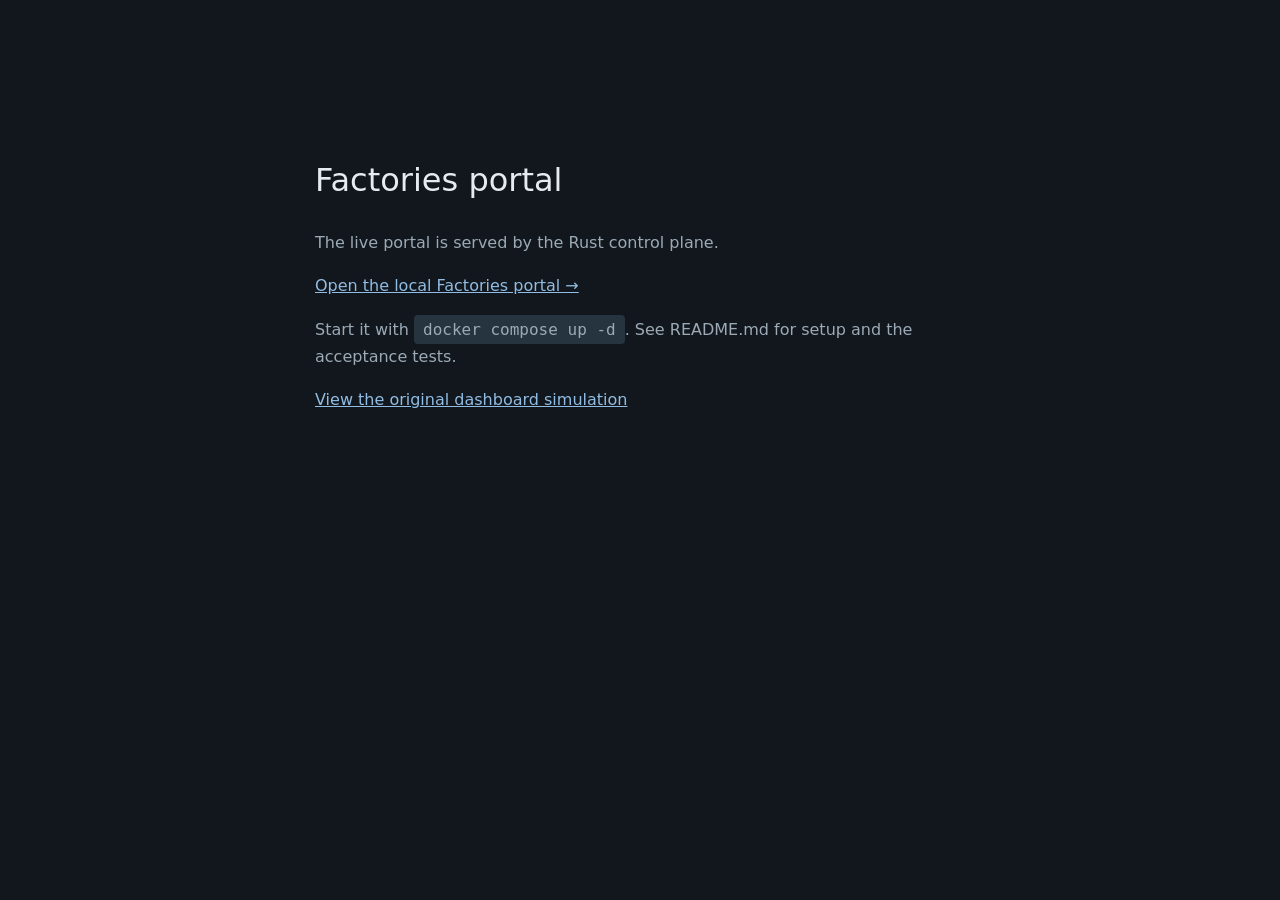
<file: index.html>
<!doctype html>
<html lang="en"><head><meta charset="utf-8"><meta name="viewport" content="width=device-width,initial-scale=1"><title>Factories portal</title><style>body{font:16px/1.7 system-ui;background:#11171c;color:#e5ebf0;max-width:650px;margin:12vh auto;padding:24px}h1{font-weight:500}a{color:#91bce3}code{background:#25343f;padding:5px 9px;border-radius:4px}p{color:#9baab6}</style></head><body><h1>Factories portal</h1><p>The live portal is served by the Rust control plane.</p><p><a href="http://127.0.0.1:8787">Open the local Factories portal →</a></p><p>Start it with <code>docker compose up -d</code>. See README.md for setup and the acceptance tests.</p><p><a href="factory-floor.html">View the original dashboard simulation</a></p></body></html>
</file>
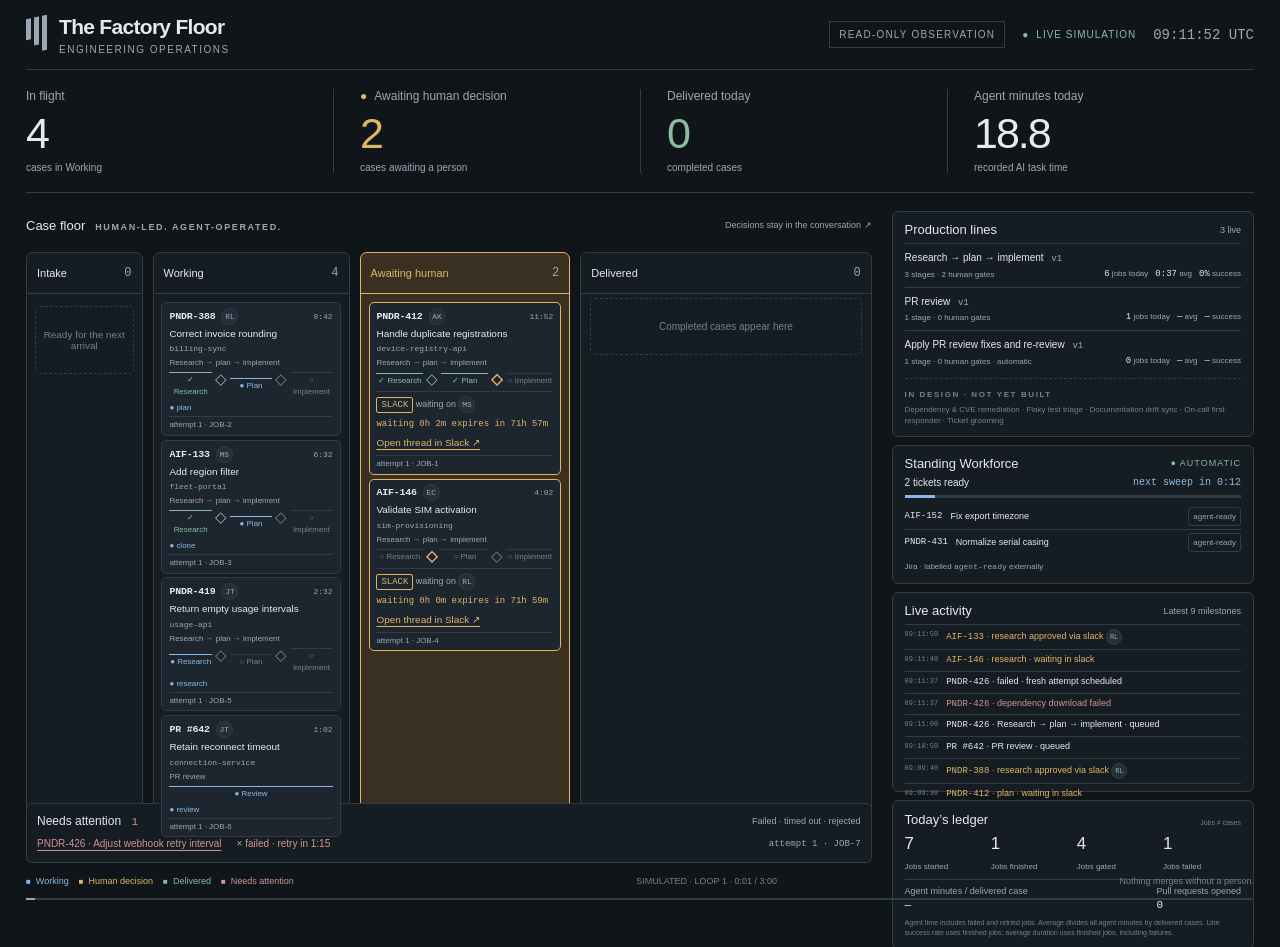
<file: factory-floor.html>
<!doctype html>
<html lang="en" data-theme="dark"><head><meta charset="utf-8"><meta name="viewport" content="width=device-width,initial-scale=1"><title>The Factory Floor — Read-only operations</title><style>

:root{color-scheme:light;--bg:#edf0f2;--panel:#f8f9fa;--card:#fff;--raised:#e7ebee;--line:#d3d9df;--text:#202b36;--muted:#677582;--faint:#89949f;--blue:#346faa;--blue-bg:#e4eef9;--amber:#9b660d;--amber-bg:#fff2d8;--green:#357c5d;--green-bg:#e3f1e9;--red:#ab595c;--red-bg:#f8e8e8;--paper:#fff;--ink:#26313b;--shade:#0003;--mono:ui-monospace,SFMono-Regular,Consolas,monospace;--ui:Inter,"Helvetica Neue",Arial,sans-serif}
:root[data-theme=dark]{color-scheme:dark;--bg:#101519;--panel:#151c22;--card:#1d262e;--raised:#243039;--line:#303c46;--text:#e5eaf0;--muted:#9aa8b4;--faint:#73828e;--blue:#8bb9e5;--blue-bg:#203345;--amber:#e1b568;--amber-bg:#3a3021;--green:#8abda3;--green-bg:#233b32;--red:#d19395;--red-bg:#3e2b31;--paper:#eff0ec;--ink:#29333b;--shade:#0008}
*{box-sizing:border-box}body{margin:0;background:var(--bg);color:var(--text);font-family:var(--ui);font-size:13px}button,select,textarea{font:inherit}button,select{cursor:pointer;background:var(--panel);color:var(--text);border:1px solid var(--line);border-radius:5px;padding:7px 10px}button:hover{background:var(--raised);border-color:var(--muted)}button:focus-visible,select:focus-visible,[tabindex]:focus-visible,a:focus-visible{outline:2px solid var(--blue);outline-offset:3px}button:disabled{opacity:.4;cursor:default}h1,h2,h3,p{margin:0}button,a{-webkit-tap-highlight-color:transparent}.mono{font-family:var(--mono)}.muted{color:var(--muted)}.eyebrow{font-size:10px;letter-spacing:1.6px;font-weight:600;text-transform:uppercase;color:var(--muted)}
.app{height:100dvh;min-height:670px;padding:0 26px;display:flex;flex-direction:column;max-width:2400px;margin:auto}.topbar{height:77px;flex:none;display:flex;align-items:center;justify-content:space-between;border-bottom:1px solid var(--line);gap:20px}.brand{display:flex;align-items:center;gap:12px}.mark{display:grid;grid-template-columns:repeat(3,5px);gap:3px;transform:skewY(-12deg)}.mark i{width:5px;height:21px;background:var(--muted)}.mark i:nth-child(2){height:28px}.mark i:nth-child(3){height:35px}h1{font-size:21px;letter-spacing:-.7px;font-weight:600}.brand p{font-size:10px;letter-spacing:1.5px;color:var(--muted);margin-top:5px}.topright{display:flex;align-items:center;gap:17px}.live{color:var(--green);font-size:10px;letter-spacing:1px}.live:before{content:'●';margin-right:7px}.topright time{font-size:14px;color:var(--muted)}.iconbtn{font-size:12px}.metrics{display:grid;grid-template-columns:repeat(4,1fr);border-bottom:1px solid var(--line);padding:22px 0 20px;flex:none}.metric{padding-left:26px;border-left:1px solid var(--line)}.metric:first-child{border:0;padding-left:0}.metric label{display:block;font-size:12px;color:var(--muted);margin-bottom:9px}.metric strong{font-size:44px;line-height:1;letter-spacing:-2px;font-weight:500;font-variant-numeric:tabular-nums}.metric .note{font-size:11px;color:var(--muted);margin-left:13px}.metric.amber strong{color:var(--amber)}.metric.amber.active label:before{content:'●';margin-right:7px;animation:pulse 2.8s infinite;color:var(--amber)}.metric.green strong{color:var(--green)}.workspace{display:grid;grid-template-columns:minmax(0,7fr) minmax(300px,3fr);gap:24px;flex:1;min-height:0;padding-top:21px}.floor{display:flex;flex-direction:column;min-width:0;min-height:0}.sectionhead{display:flex;align-items:center;justify-content:space-between;margin-bottom:17px;gap:8px}.sectionhead h2{font-size:15px;font-weight:500}.sectionhead small{font-size:11px;color:var(--muted)}.floorhead{height:28px;flex:none}.floorhead .eyebrow{margin-left:10px}.controls{display:flex;align-items:center;gap:5px}.controls button,.controls select{font-size:11px;padding:5px 7px}.board{display:grid;grid-template-columns:repeat(6,minmax(0,1fr));gap:10px;flex:1;min-height:0}.column{background:var(--panel);border:1px solid var(--line);border-radius:7px;display:flex;flex-direction:column;min-width:0;overflow:hidden}.colhead{padding:14px 10px;border-bottom:1px solid var(--line);display:flex;align-items:center;justify-content:space-between;gap:4px}.colhead h3{font-size:12px;font-weight:500}.colhead span{font-family:var(--mono);color:var(--muted);font-size:11px}.colbody{padding:7px;overflow-y:auto;overflow-x:hidden;flex:1;scrollbar-width:thin;scrollbar-color:var(--line) transparent}.empty{border:1px dashed var(--line);border-radius:5px;padding:22px 6px;color:var(--faint);text-align:center;font-size:10px;margin:4px 0}.card{position:relative;background:var(--card);border:1px solid var(--line);border-radius:5px;padding:12px 10px;margin-bottom:9px;cursor:pointer;transition:border-color .2s;box-shadow:0 3px 7px var(--shade)}.card:hover{border-color:var(--muted)}.card.gated{border-color:var(--amber);background:var(--amber-bg)}.card.failed{border-color:var(--red)}.cardtop{display:flex;align-items:center;justify-content:space-between;gap:4px}.ticket{font:600 11px var(--mono);letter-spacing:-.2px}.avatar{display:inline-flex;align-items:center;justify-content:center;border:1px solid var(--line);background:var(--raised);color:var(--muted);border-radius:50%;height:23px;width:23px;font:10px var(--mono);flex:none;vertical-align:middle}.title{font-size:12px;font-weight:500;line-height:1.45;margin:9px 0 5px;white-space:nowrap;overflow:hidden;text-overflow:ellipsis}.repo{font:9px var(--mono);color:var(--muted);overflow:hidden;text-overflow:ellipsis;white-space:nowrap}.linename{font-size:9px;color:var(--muted);line-height:1.5;margin:9px 0 10px}.state{font-size:10px;display:flex;gap:5px;align-items:center;color:var(--blue);line-height:1.4}.state.gate{color:var(--amber)}.state.good{color:var(--green)}.state.bad{color:var(--red)}.state.neutral{color:var(--muted)}.cardfoot{display:flex;justify-content:space-between;align-items:center;margin-top:10px;gap:4px}.elapsed{font:9px var(--mono);color:var(--muted);white-space:nowrap}.pips{display:flex;gap:3px;flex:1}.pip{height:4px;flex:1;max-width:11px;background:var(--line);border-radius:1px}.pip.done{background:var(--green)}.pip.current{height:6px;margin-top:-1px;background:var(--blue)}.pip.error{background:var(--red)}.chain{margin-top:9px;border-top:1px solid var(--line);padding-top:7px;font-size:9px;color:var(--muted);line-height:1.5}.rail{display:flex;flex-direction:column;gap:16px;min-height:0}.panel{border:1px solid var(--line);border-radius:7px;background:var(--panel);padding:17px}.panel .sectionhead{margin-bottom:12px}.workforce{flex:none}.autolabel{font-size:9px;color:var(--green);letter-spacing:1px}.workforce p{font-size:11px;color:var(--muted);line-height:1.5}.sweepline{display:flex;justify-content:space-between;align-items:center;font-size:11px;margin:16px 0 10px}.sweepline span:last-child{font-family:var(--mono);color:var(--blue)}.progress{height:3px;background:var(--line);margin-bottom:12px}.progress div{height:100%;background:var(--blue);transition:width .4s linear}.queue{max-height:142px;overflow:auto;scrollbar-width:thin}.queueitem{display:flex;gap:10px;align-items:center;padding:9px 0;border-bottom:1px solid var(--line)}.queueitem:last-child{border-bottom:0}.qicon{font-size:15px;color:var(--muted)}.queueitem b{font:10px var(--mono);font-weight:500}.queueitem p{font-size:11px;white-space:nowrap;overflow:hidden;text-overflow:ellipsis;max-width:260px}.tag{font-size:9px;color:var(--muted);margin-left:auto;border:1px solid var(--line);border-radius:3px;padding:3px 4px;white-space:nowrap}.inject{width:100%;text-align:center;margin-top:10px;font-size:11px}.activity{min-height:120px;flex:1;display:flex;flex-direction:column}.feed{overflow:auto;scrollbar-width:thin;min-height:0;flex:1}.event{display:grid;grid-template-columns:8px 1fr;gap:8px;padding:10px 0;border-top:1px solid var(--line);font-size:11px;animation:enter .3s ease-out}.event .dot{width:5px;height:5px;margin-top:4px;background:var(--blue);border-radius:50%}.event.gate .dot{background:var(--amber)}.event.good .dot{background:var(--green)}.event.bad .dot{background:var(--red)}.event p{line-height:1.6}.event time{display:block;color:var(--faint);font:9px var(--mono);margin-top:3px}.event .avatar{width:18px;height:18px;font-size:8px}.ledger{flex:none}.ledgergrid{display:grid;grid-template-columns:repeat(4,1fr);gap:12px}.ledgergrid strong{font-size:22px;font-weight:500;display:block;margin-bottom:5px;font-variant-numeric:tabular-nums}.ledgergrid span{font-size:10px;color:var(--muted)}.ledgerbottom{display:flex;justify-content:space-between;border-top:1px solid var(--line);margin-top:15px;padding-top:12px;font-size:10px;color:var(--muted);gap:12px}.ledgerbottom b{color:var(--text);font:13px var(--mono);display:block;margin-top:5px}.ledger small{display:block;color:var(--faint);font-size:9px;line-height:1.5;margin-top:10px}.footer{height:40px;display:flex;align-items:center;justify-content:space-between;flex:none;color:var(--faint);font-size:10px;gap:15px}.footer .legend{display:flex;gap:17px}.legend span:before{content:'■';font-size:8px;margin-right:5px}.legend .running{color:var(--blue)}.legend .waiting{color:var(--amber)}.legend .success{color:var(--green)}.legend .error{color:var(--red)}.looptrack{height:2px;background:var(--line);flex:none}.looptrack div{height:2px;background:var(--muted)}
dialog{width:min(950px,94vw);max-height:91vh;padding:0;background:var(--panel);color:var(--text);border:1px solid var(--line);border-radius:10px;box-shadow:0 24px 100px var(--shade)}dialog::backdrop{background:var(--shade);backdrop-filter:blur(4px)}.modalhead{padding:24px 28px 18px;display:flex;align-items:start;justify-content:space-between;gap:20px}.modalhead h2{font-size:22px;margin-top:8px;font-weight:500;letter-spacing:-.5px}.modalhead p{font-size:11px;margin-top:9px;color:var(--muted)}.tabs{display:flex;gap:23px;padding:0 28px;border-bottom:1px solid var(--line)}.tabs button{border:0;border-radius:0;padding:12px 0;background:transparent;color:var(--muted)}.tabs button[aria-selected=true]{color:var(--text);border-bottom:2px solid var(--blue)}.tabcontent{padding:24px 28px;max-height:64vh;overflow:auto;scrollbar-width:thin}.stageblock{display:grid;grid-template-columns:150px 1fr;gap:20px;border-bottom:1px solid var(--line);padding:0 0 20px;margin-bottom:20px}.stageblock h3{text-transform:capitalize;font-size:15px;font-weight:500}.stageblock small{display:block;color:var(--muted);font-size:10px;line-height:1.8;margin-top:7px}.task{display:grid;grid-template-columns:24px 1fr auto;gap:8px;align-items:center;font:11px var(--mono);padding:8px;border-bottom:1px solid var(--line)}.task.ai{background:var(--blue-bg);color:var(--blue);border-left:2px solid var(--blue)}.task .type{font:9px var(--ui);color:var(--muted);margin-left:8px}.task .duration{font-size:10px;color:var(--muted)}.taskicon{color:var(--muted);text-align:center}.taskicon.done{color:var(--green)}.taskicon.error{color:var(--red)}.terminal{padding:13px;background:var(--bg);border:1px solid var(--line);margin:8px 0;font:10px/1.85 var(--mono);color:var(--muted);height:180px;overflow:auto;white-space:pre-wrap}.terminal span{color:var(--blue)}.gatebox{border:1px solid var(--line);border-radius:6px;padding:20px;margin-bottom:15px}.gatebox h3{font-size:15px;font-weight:500;margin-bottom:12px;text-transform:capitalize}.gatebox p{font-size:12px;line-height:1.8;color:var(--muted)}.gatebox blockquote{margin:14px 0 0;padding:12px;border-left:2px solid var(--amber);background:var(--raised);font-size:12px}.gatebox textarea{width:100%;background:var(--bg);border:1px solid var(--line);color:var(--text);padding:10px;margin-top:12px;resize:vertical}.gatebox .gatebox .receipt{background:var(--paper);color:var(--ink);padding:35px;border-radius:2px}.receipttop{display:flex;align-items:start;justify-content:space-between;border-bottom:2px solid var(--ink);padding-bottom:22px}.receipttop h3{font-size:25px;font-weight:500;letter-spacing:-.5px}.receipt .eyebrow{color:var(--ink);opacity:.7;margin-bottom:8px}.receipt p{font-size:11px;line-height:1.7}.stamp{border:1px solid var(--ink);padding:7px;font:10px var(--mono);text-transform:uppercase}.receipt dl{display:grid;grid-template-columns:180px 1fr;font-size:11px;line-height:1.7;margin:20px 0}.receipt dt,.receipt dd{margin:0;padding:9px 0;border-bottom:1px solid var(--line)}.receipt dt{opacity:.7}.receipt dd{overflow-wrap:anywhere}.receipt .avatar{background:var(--paper);color:var(--ink)}.receipt h4{font-size:10px;text-transform:uppercase;letter-spacing:1.3px;margin-top:25px}.receipt table{table-layout:fixed;border-collapse:collapse;width:100%;font-size:10px;line-height:1.8}.receipt th,.receipt td{text-align:left;border-bottom:1px solid var(--line);padding:9px 5px;overflow-wrap:anywhere}.receipt th{font-weight:500}.receipt a{color:var(--ink);text-decoration:underline}.receiptfooter{border-top:2px solid var(--ink);margin-top:28px;padding-top:13px;display:flex;justify-content:space-between;gap:12px;font-size:9px}.receipttools{display:flex;justify-content:space-between;align-items:center;margin-bottom:13px;font-size:10px;color:var(--muted)}.help{line-height:1.8;font-size:13px}.help h3{font-size:16px;margin:18px 0 8px}.help code{font-family:var(--mono);font-size:11px}.toast{position:fixed;bottom:50px;left:50%;transform:translateX(-50%);background:var(--raised);border:1px solid var(--line);border-radius:5px;padding:12px 18px;z-index:5;font-size:12px;box-shadow:0 5px 20px var(--shade)}
@keyframes pulse{50%{opacity:.45}}@keyframes enter{from{opacity:0;transform:translateY(-8px)}to{opacity:1;transform:none}}
@media(min-width:1700px){.app{padding:0 32px}.topbar{height:85px}.metrics{padding:26px 0}.metric strong{font-size:52px}.workspace{gap:28px;padding-top:25px}.board{gap:12px}.card{padding:14px 12px}.ticket{font-size:12px}.title{font-size:13px}.repo,.linename{font-size:10px}.state{font-size:11px}.colhead{padding:16px 12px}.colhead h3{font-size:13px}.panel{padding:20px}.queue{max-height:175px}.queueitem{padding:12px 0}.queueitem p{max-width:330px}.event{padding:13px 0}.event p{font-size:12px}.ledgergrid strong{font-size:27px}}
@media(max-width:1200px){.app{padding:0 15px}.workspace{grid-template-columns:minmax(0,1fr) 270px;gap:14px}.metric .note{display:block;margin:7px 0 0}.board{gap:5px}.colbody{padding:4px}.card{padding:9px 6px}.cardtop .avatar{width:18px;height:18px;font-size:8px}.ticket{font-size:9px}.colhead{padding:12px 5px}.colhead h3{font-size:10px}.linename{font-size:8px}.panel{padding:13px}.floorhead .eyebrow{display:none}.footer .legend{gap:9px}.tag{display:none}}
@media(max-width:1000px){.app{height:auto;min-height:100dvh}.workspace{display:flex;flex-direction:column}.floor{height:530px;flex:none}.rail{display:grid;grid-template-columns:1fr 1fr;gap:14px}.ledger{grid-column:1/-1}.activity{height:320px}.metrics{padding:18px 0}.metric{padding-left:15px}.metric strong{font-size:38px}.metric label{font-size:11px}.topbar{height:72px}.topright{gap:9px}.topright .live{display:none}.footer{margin-top:12px}.tag{display:inline}.card{padding:10px 7px}.ticket{font-size:10px}.title{font-size:11px}.stageblock{grid-template-columns:100px 1fr}}
@media(max-width:600px){.board{grid-template-columns:repeat(3,minmax(0,1fr))}.floor{height:920px}.topright time{display:none}h1{font-size:18px}.metrics{grid-template-columns:1fr 1fr;row-gap:18px}.metric:nth-child(3){border:0;padding-left:0}.rail{grid-template-columns:1fr}.ledger{grid-column:auto}.footer .legend{display:none}.modalhead,.tabcontent{padding:18px}.tabs{padding:0 18px}.stageblock{display:block}.stageblock h3{margin-bottom:12px}.receipt{padding:18px}.receipt dl{grid-template-columns:115px 1fr}.receipt th,.receipt td{font-size:8px}.receipttop{gap:15px}.receipttop h3{font-size:19px}}
@media(prefers-reduced-motion:reduce){*,*:before{animation:none!important;transition:none!important;scroll-behavior:auto!important}}
@media print{body{background:white}.app,.modalhead,.tabs,.receipttools,.toast{display:none!important}dialog{position:static;display:block!important;width:100%;max-height:none;border:0;box-shadow:none;background:white}dialog::backdrop{display:none}.tabcontent{max-height:none;overflow:visible;padding:0}.receipt{padding:15px;background:white;color:#222}.receipt a{color:#222}.receiptfooter{break-inside:avoid}}

/* State/case layout overrides. Panels never scroll internally. */
[hidden]{display:none!important}a{color:inherit;text-underline-offset:3px}a:hover{color:var(--blue)}.readonly{font-size:10px;letter-spacing:1.2px;border:1px solid var(--line);padding:7px 9px;color:var(--muted)}.app{min-height:850px}.topbar{height:70px}.metrics{padding:19px 0}.metric strong{font-size:43px}.metric label{font-size:12px}.metric .note{display:block;margin:7px 0 0;font-size:10px}.workspace{grid-template-columns:minmax(0,7fr) minmax(310px,3fr);gap:20px;padding-top:18px}.floorhead{margin-bottom:13px}.floorhead small{font-size:10px}.floorhead .eyebrow{font-size:9px}.board{grid-template-columns:.8fr 1.15fr 1.2fr 1.15fr;gap:10px;min-height:0}.column{overflow:visible}.column.human{border-color:var(--amber);background:var(--amber-bg)}.human .colhead{border-color:var(--amber);color:var(--amber)}.colhead{padding:13px 10px}.colhead h3{font-size:12px}.colhead span{font-size:12px}.case-list{padding:8px;display:flex;flex-direction:column;gap:9px;overflow:visible;min-height:0}.case-card{padding:12px 10px;border:1px solid var(--line);background:var(--card);border-radius:5px;position:relative}.case-card.human{border-color:var(--amber)}.cardtop{gap:6px}.cardtop .elapsed{margin-left:auto}.case-card .avatar{height:20px;width:20px;font-size:9px}.ticket{font-size:11px;text-decoration:none}.case-title{display:block;font-size:13px;line-height:1.35;font-weight:500;margin:8px 0 5px;text-decoration:none;overflow-wrap:anywhere}.case-repo{font:9px/1.4 var(--mono);color:var(--muted);overflow-wrap:anywhere}.case-line{font-size:10px;line-height:1.4;color:var(--muted);margin:8px 0}.pipeline{display:flex;align-items:center;gap:3px;width:100%;margin:8px 0}.segment{flex:1;text-align:center;font-size:9px;line-height:1.5;color:var(--faint);border-top:2px solid var(--line);padding-top:3px;overflow-wrap:anywhere;min-width:0}.segment b{font-size:8px;font-weight:400}.segment.done{color:var(--green);border-color:var(--green)}.segment.running{color:var(--blue);border-color:var(--blue)}.segment.failed{color:var(--red);border-color:var(--red)}.gate-mark{font-size:15px;color:var(--faint);align-self:flex-start;line-height:1}.gate-mark.waiting{color:var(--amber);font-weight:700;animation:pulse 3s infinite}.gate-mark.done{color:var(--green)}.case-state{font-size:10px;line-height:1.4;color:var(--blue);margin-top:6px}.history{font-size:9px;line-height:1.5;margin-top:8px;padding-top:6px;border-top:1px solid var(--line);color:var(--muted)}.gate-location{border-top:1px solid var(--line);padding-top:8px;font-size:10px;line-height:1.7}.channel{border:1px solid var(--amber);color:var(--amber);padding:2px 4px;font:9px var(--mono);border-radius:2px}.gate-clock{font:9px/1.8 var(--mono);color:var(--amber);margin:6px 0}.gate-clock span{display:block}.outbound{font-size:10px;display:inline-block;color:var(--amber);text-decoration:underline}.dense .case-card{padding:8px}.dense .case-title{font-size:11px;margin:5px 0 3px}.dense .case-line{margin:5px 0;font-size:9px}.dense .pipeline{margin:5px 0}.dense .history{margin-top:5px;padding-top:4px;font-size:8px}.ultra-dense{gap:4px}.ultra-dense .case-card{padding:5px 7px}.ultra-dense .case-title{font-size:10px;margin:3px 0;line-height:1.25}.ultra-dense .case-repo{font-size:8px}.ultra-dense .case-line{font-size:8px;margin:3px 0}.ultra-dense .pipeline{margin:4px 0}.ultra-dense .segment{font-size:8px;padding-top:1px}.ultra-dense .case-state{font-size:8px;margin-top:2px}.ultra-dense .history{font-size:8px;line-height:1.2;margin-top:3px;padding-top:3px}.ultra-dense .gate-location{font-size:9px;padding-top:4px}.ultra-dense .gate-clock{margin:3px 0}.ultra-dense .gate-clock span{display:inline}.delivered .case-list{gap:0;padding:0 9px}.delivered-row{display:flex;align-items:baseline;gap:5px;padding:9px 0;border-bottom:1px solid var(--line);font-size:10px;line-height:1.3;white-space:nowrap}.delivered-row .tick{color:var(--green)}.delivered-row a:first-of-type{font:10px var(--mono);text-decoration:none}.delivered-row a:last-child{margin-left:auto;font-size:9px;color:var(--muted)}.delivered-title{display:none}.delivered-time{font-size:9px;color:var(--muted)}.attention{flex:none;margin-top:12px;padding:12px;border:1px solid var(--line);border-radius:6px;background:var(--panel)}.attentionhead{display:flex;align-items:center;justify-content:space-between;gap:10px;margin-bottom:8px;font-size:9px}.attentionhead h3{font-size:12px;font-weight:500}.attentionhead h3 span{font:11px var(--mono);margin-left:7px;color:var(--red)}.clear-attention{font-size:10px;color:var(--muted)}.attention-row{display:flex;align-items:center;gap:15px;font-size:10px;color:var(--red);line-height:1.6}.attention-row .mono{color:var(--muted);margin-left:auto;font-size:9px}.rail{gap:10px}.panel{padding:12px 14px;border-radius:6px}.panel .sectionhead{margin-bottom:9px}.sectionhead h2{font-size:13px}.sectionhead small{font-size:9px}.linespanel{flex:none}.line-row{padding:7px 0;border-top:1px solid var(--line)}.line-name{font-size:11px;line-height:1.5}.line-name .mono{color:var(--muted);font-size:9px;margin-left:5px}.line-meta{font-size:9px;color:var(--muted);line-height:1.7}.line-stats{display:flex;justify-content:space-between;gap:8px;font-size:9px;color:var(--muted);margin-top:4px}.line-stats b{font:11px var(--mono);color:var(--text);font-weight:400}.design{border-top:1px dashed var(--line);margin-top:7px;padding-top:9px;color:var(--faint)}.design .eyebrow{font-size:8px;color:var(--faint)}.design p{font-size:9px;line-height:1.6;margin-top:4px}.workforce{flex:none}.sweepline{margin:5px 0 7px;font-size:10px}.progress{margin-bottom:6px}.queueitem{padding:5px 0;gap:8px;font-size:9px;line-height:1.4}.queueitem .mono{font-size:9px;white-space:nowrap}.queueitem .tag{font-size:8px}.queuefoot{font-size:8px!important;margin-top:6px}.activity{flex:1;min-height:235px}.milestone{display:flex;gap:8px;padding:6px 0;border-top:1px solid var(--line);font-size:10px;line-height:1.35}.milestone time{font:8px/1.7 var(--mono);color:var(--faint);flex:none}.milestone p{margin:0}.milestone.gate p{color:var(--amber)}.milestone.bad p{color:var(--red)}.milestone .avatar{width:16px;height:16px;font-size:7px}.ledgergrid{gap:8px}.ledgergrid strong{font-size:19px;margin-bottom:3px}.ledgergrid span{font-size:8px}.ledgerbottom{margin-top:9px;padding-top:8px;font-size:9px}.ledgerbottom b{font-size:11px;margin-top:3px}.ledger small{font-size:8px;line-height:1.4;margin-top:7px}.footer{font-size:9px;height:35px}.footer .legend{gap:10px}.detailpage{max-width:980px;margin:28px auto;border:1px solid var(--line);border-radius:8px;background:var(--panel)}.detailpage .tabcontent{max-height:none;overflow:visible}.terminal{height:auto;overflow:visible;min-height:70px}.detailpage .modalhead{align-items:center}.detailpage .tabs{position:sticky;top:0;background:var(--panel);z-index:2}.detailpage .receipt{break-inside:auto}#jobHistory{padding:0 28px 16px;display:flex;flex-wrap:wrap;align-items:center;gap:10px;font-size:10px}#jobHistory a{color:var(--muted)}#jobHistory a.selected{color:var(--blue)}#presenter{position:fixed;z-index:10;bottom:15px;left:50%;transform:translateX(-50%);max-width:calc(100vw - 24px);display:flex;align-items:center;gap:8px;flex-wrap:wrap;padding:14px;background:var(--card);border:1px solid var(--line);border-radius:6px;box-shadow:0 8px 30px var(--shade)}#presenter button{font-size:11px}#presenter>span:last-child{font-size:9px;color:var(--muted)}.segments{display:flex}.segments button{border-radius:0}.segments button[aria-pressed=true]{background:var(--blue-bg);color:var(--blue);border-color:var(--blue)}
@media(min-width:1700px){.app{padding:0 30px}.topbar{height:77px}.metrics{padding:22px 0}.metric strong{font-size:49px}.workspace{padding-top:21px;gap:23px}.board{grid-template-columns:.8fr 1.1fr 1.15fr 1.25fr;gap:12px}.case-title{font-size:14px}.case-card{padding:14px 11px}.segment{font-size:10px}.dense .case-title{font-size:12px}.dense .case-card{padding:10px}.panel{padding:14px 17px}.line-row{padding:9px 0}.line-name{font-size:12px}.line-meta,.line-stats{font-size:10px}.design p{font-size:10px}.milestone{font-size:11px;padding:7px 0}.activity{min-height:280px}.delivered-row{padding:10px 0}.ledgergrid strong{font-size:23px}.attention{padding:14px}.gate-clock{font-size:10px}.outbound{font-size:11px}.footer{height:40px}}
@media(max-width:1250px){.app{height:auto;min-height:100dvh}.workspace{display:flex;flex-direction:column}.floor{height:620px;flex:none}.board{grid-template-columns:.8fr 1.15fr 1.2fr 1.15fr}.rail{display:grid;grid-template-columns:1fr 1fr;gap:12px}.linespanel{grid-row:span 2}.activity{height:auto;min-height:260px}.ledger{grid-column:auto}.panel{padding:14px}.topright .live{display:none}.floorhead .eyebrow{display:inline}.floorhead small{display:none}.readonly{font-size:8px}.footer .legend{gap:7px}.metric label{font-size:11px}.metrics{padding:17px 0}.metric strong{font-size:36px}}
@media(max-width:800px){.app{padding:0 12px}.topbar{height:65px}.brand h1{font-size:19px}.brand p{font-size:8px}.readonly{font-size:7px;padding:5px}.topright time{font-size:10px}.board{gap:6px;grid-template-columns:.75fr 1.2fr 1.25fr 1fr}.colhead{padding:10px 6px}.colhead h3{font-size:10px}.case-list{padding:5px;gap:6px}.case-card{padding:8px 6px}.ticket{font-size:9px}.cardtop .avatar{height:16px;width:16px;font-size:7px}.cardtop .elapsed{font-size:8px}.case-title{font-size:11px}.case-line{font-size:9px}.segment{font-size:8px}.pipeline{gap:1px}.gate-mark{font-size:11px}.case-repo{font-size:8px}.gate-clock{font-size:8px}.outbound{font-size:9px}.history{font-size:8px}.delivered-row{flex-wrap:wrap;gap:3px;padding:7px 0}.delivered-time{display:none}.delivered-row a:first-of-type{font-size:9px}.delivered-row a:last-child{font-size:8px}.footer .legend{display:none}.floorhead .eyebrow{font-size:8px;margin-left:8px}.attention-row{flex-wrap:wrap;gap:6px}.attention-row .mono{margin-left:0}.detailpage{margin:12px}.receipt{padding:20px}}
@media(max-width:600px){.metrics{grid-template-columns:1fr 1fr}.topright .readonly{display:none}.board{grid-template-columns:1fr 1fr}.floor{height:auto;min-height:1000px}.column{min-height:250px}.rail{grid-template-columns:1fr}.linespanel{grid-row:auto}.case-title{font-size:12px}.delivered-row{flex-wrap:nowrap}.case-list{padding:8px}.detailpage .modalhead{align-items:start}.detailpage .modalhead h2{font-size:19px}.footer{flex-wrap:wrap;height:auto;padding:10px 0}.attention-row{display:block}.attention-row span{display:block}}
@media print{body{background:var(--paper)}#dashboard,#presenter,.modalhead,.tabs,#jobHistory,.toast,.receipttools{display:none!important}.detailpage{display:block!important;max-width:none;margin:0;border:0;background:var(--paper)}.receipt{padding:10px}.tabcontent{padding:0}}


/* Keep all delivered identities, titles and receipts on a single visible row. */
.board{grid-template-columns:.68fr 1.15fr 1.23fr 1.7fr}
.delivered-title{display:inline;font-size:9px;white-space:nowrap}
.delivered-row{gap:4px;font-size:9px;flex-wrap:nowrap}
.delivered-time{display:none}
.case-list{flex:1}
@media(min-width:1700px){.board{grid-template-columns:.72fr 1.2fr 1.25fr 1.7fr}.delivered-title{font-size:10px}.delivered-row a:first-of-type{font-size:11px}}
@media(min-width:1251px) and (max-width:1699px){
.panel{padding:10px 12px}.rail{gap:8px}.line-row{display:grid;grid-template-columns:1fr auto;padding:6px 0;gap:2px 5px}.line-name{grid-column:1/-1;font-size:10px}.line-meta{font-size:8px;line-height:1.5}.line-stats{margin:0;gap:7px;font-size:8px}.line-stats b{font-size:9px}.design{margin-top:4px;padding-top:6px}.design p{font-size:8px;line-height:1.4}.panel .sectionhead{margin-bottom:6px}.queueitem{padding:3px 0}.workforce p{font-size:9px}.queuefoot{font-size:8px!important}.milestone{padding:4px 0;font-size:9px;line-height:1.3}.milestone time{font-size:7px}.activity{min-height:200px}.ledgergrid strong{font-size:17px}.ledgerbottom{margin-top:7px;padding-top:6px}.ledger small{font-size:7px}.ledgergrid span{font-size:8px}.attention{padding:10px}.colhead h3{font-size:11px}.case-card .avatar{width:17px;height:17px;font-size:8px}.cardtop .elapsed{font-size:8px}.ticket{font-size:10px}}
@media(max-width:1000px){.board{grid-template-columns:.72fr 1.15fr 1.2fr 1.7fr}.delivered-title{font-size:8px}.delivered-row a:first-of-type{font-size:8px}.delivered-row a:last-child{font-size:8px}.delivered .case-list{padding:0 5px}.delivered-row{gap:3px}.cardtop{flex-wrap:wrap}.case-card .elapsed{font-size:8px}.floor{height:620px}}
@media(max-width:600px){.board{grid-template-columns:1fr 1fr}.floor{height:auto}.delivered-title{white-space:normal}.delivered-row{align-items:start}.delivered-row a{white-space:nowrap}.delivered-title{font-size:9px}}


@media(min-width:1700px){.line-row{display:grid;grid-template-columns:1fr auto;gap:3px 8px;padding:8px 0}.line-name{grid-column:1/-1}.line-stats{margin:0;font-size:9px;gap:8px}.line-stats b{font-size:11px}.line-meta{font-size:9px}.panel{padding:12px 15px}.milestone{padding:4px 0;font-size:10px;line-height:1.4}.activity{min-height:250px}.queueitem{padding:5px 0}.design p{font-size:9px}.ledger small{font-size:8px}}
</style></head><body>
<div class="app" id="dashboard"><header class="topbar"><div class="brand"><div class="mark" aria-hidden="true"><i></i><i></i><i></i></div><div><h1>The Factory Floor</h1><p>ENGINEERING OPERATIONS</p></div></div><div class="topright"><span class="readonly">READ-ONLY OBSERVATION</span><span class="live">LIVE SIMULATION</span><time id="clock" class="mono"></time></div></header>
<section class="metrics" aria-label="Live case counters"><div class="metric"><label>In flight</label><strong id="inflight">0</strong><span class="note">cases in Working</span></div><div class="metric amber" id="approvalMetric"><label>Awaiting human decision</label><strong id="approvals">0</strong><span class="note">cases awaiting a person</span></div><div class="metric green"><label>Delivered today</label><strong id="delivered">0</strong><span class="note">completed cases</span></div><div class="metric"><label>Agent minutes today</label><strong id="agentMinutes">0.0</strong><span class="note">recorded AI task time</span></div></section>
<main class="workspace"><section class="floor"><div class="sectionhead floorhead"><div><h2 style="display:inline">Case floor</h2><span class="eyebrow">HUMAN-LED. AGENT-OPERATED.</span></div><small>Decisions stay in the conversation ↗</small></div><div class="board" id="board"></div><section class="attention"><div class="attentionhead"><h3>Needs attention <span id="attentionCount">0</span></h3><span class="muted">Failed · timed out · rejected</span></div><div id="attentionItems"></div></section></section>
<aside class="rail"><section class="panel linespanel"><div class="sectionhead"><h2>Production lines</h2><small id="liveLineCount">3 live</small></div><div id="lines"></div><div class="design"><span class="eyebrow">In design · not yet built</span><p>Dependency &amp; CVE remediation · Flaky test triage · Documentation drift sync · On-call first responder · Ticket grooming</p></div></section>
<section class="panel workforce"><div class="sectionhead"><h2>Standing Workforce</h2><span class="autolabel">● AUTOMATIC</span></div><div class="sweepline"><span id="queueCount"></span><span id="sweep"></span></div><div class="progress"><div id="sweepbar"></div></div><div id="queue"></div><p class="queuefoot">Jira · labelled <span class="mono">agent-ready</span> externally</p></section>
<section class="panel activity"><div class="sectionhead"><h2>Live activity</h2><small>Latest 9 milestones</small></div><div id="feed"></div></section>
<section class="panel ledger"><div class="sectionhead"><h2>Today’s ledger</h2><small>Jobs ≠ cases</small></div><div class="ledgergrid" id="ledger"></div><div class="ledgerbottom"><span>Agent minutes / delivered case<b id="average"></b></span><span>Pull requests opened<b id="prs"></b></span></div><small>Agent time includes failed and retried jobs. Average divides all agent minutes by delivered cases. Line success rate uses finished jobs; average duration uses finished jobs, including failures.</small></section></aside></main>
<footer class="footer"><div class="legend"><span class="running">Working</span><span class="waiting">Human decision</span><span class="success">Delivered</span><span class="error">Needs attention</span></div><span id="loopLabel"></span><span>Nothing merges without a person.</span></footer><div class="looptrack"><div id="loopbar"></div></div></div>
<section id="detail" class="detailpage" hidden aria-labelledby="detailTitle"><div class="modalhead"><div><div class="eyebrow" id="detailKey"></div><h2 id="detailTitle"></h2><p id="detailSubtitle"></p></div><button id="close">← Back to floor</button></div><div id="jobHistory"></div><div class="tabs" role="tablist" aria-label="Job details"><button role="tab" aria-selected="true" data-tab="timeline">Timeline</button><button role="tab" aria-selected="false" data-tab="gates">Gates</button><button role="tab" aria-selected="false" data-tab="receipt">Receipt</button></div><div class="tabcontent" id="detailBody" role="tabpanel"></div></section>
<aside id="presenter" hidden aria-label="Presenter simulation controls"><span class="eyebrow">Presenter · simulation only</span><button id="pause">Pause</button><div class="segments" aria-label="Playback speed"><button data-speed="1" aria-pressed="true">1×</button><button data-speed="4" aria-pressed="false">4×</button><button data-speed="16" aria-pressed="false">16×</button></div><button id="reset">Restart</button><button id="theme">Light mode</button><button id="inject">Simulate external Jira label</button><span>Press P to hide</span></aside>
<div id="toast" class="toast" role="status" hidden></div>
<script>
'use strict';
/* LINE DEFINITIONS — single source for pipeline shape, gate channels, expiry,
   panel metadata and stage order. Add definitions without changing rendering. */
const LINES={
 'research-plan':{label:'Research → plan → implement',version:1,input:'Jira ticket + repository',stages:[{id:'research',label:'Research',limitMinutes:60,gate:{channels:['slack'],timeoutHours:72,message:'Research complete for {ticket}. Review and approve to proceed to planning.'}},{id:'plan',label:'Plan',limitMinutes:60,gate:{channels:['slack'],timeoutHours:72,message:'Plan complete for {ticket}. Approve to proceed to implementation.'}},{id:'implement',label:'Implement',limitMinutes:250}],personLaunchable:true},
 'pr-review':{label:'PR review',version:1,input:'Pull request URL; optional ticket',stages:[{id:'review',label:'Review',limitMinutes:90}],personLaunchable:true},
 'pr-review-fix':{label:'Apply PR review fixes and re-review',version:1,stages:[{id:'fix',label:'Fix',limitMinutes:90}],chainsTo:'pr-review',maxCycles:3,personLaunchable:false}
};
/* SIMULATED TIMELINE DATA — edit DEMO, CASE_DATA and SCHEDULE here.
   One playback second represents ten recorded seconds. Decisions are simulated
   external channel events; the observation UI has no job mutation handlers. */
const DEMO={loopSeconds:180,sweepSeconds:14,secondsPerTick:10,gateDelay:16,retryDelay:9,base:'2026-09-16T09:00:00Z',platformSHA:'8e74d2907ac41e90862c59bd3f071ea614c98b32'};
const CASE_DATA=[
 {id:'PNDR-412',title:'Handle duplicate registrations',repo:'device-registry-api',by:'AK'},
 {id:'PNDR-388',title:'Correct invoice rounding',repo:'billing-sync',by:'RL'},
 {id:'AIF-133',title:'Add region filter',repo:'fleet-portal',by:'MS'},
 {id:'AIF-146',title:'Validate SIM activation',repo:'sim-provisioning',by:'EC'},
 {id:'PNDR-419',title:'Return empty usage intervals',repo:'usage-api',by:'JT'},
 {id:'PNDR-426',title:'Adjust webhook retry interval',repo:'event-relay',by:'AK',fail:true},
 {id:'AIF-152',title:'Fix export timezone',repo:'fleet-portal',by:'RL'},
 {id:'PNDR-431',title:'Normalize serial casing',repo:'device-registry-api',by:'EC'},
 ...Array.from({length:9},(_,i)=>({id:'PR #'+(642+i),title:['Retain reconnect timeout','Check empty device list','Preserve region on lookup','Handle missing invoice ID','Check gateway pagination','Validate usage interval','Keep SIM status on retry','Check session expiry','Review response defaults'][i],repo:['connection-service','device-registry-api','sim-provisioning','billing-sync','gateway-api','usage-api','sim-provisioning','connection-service','fleet-portal'][i],by:['JT','AK','EC','RL','MS'][i%5],line:'pr-review',pr:642+i,findings:i===0?2:0}))
];
const SCHEDULE=[{at:-70,index:0},{at:-51,index:1},{at:-38,index:2},{at:-23,index:3},{at:-14,index:4},{at:-4,index:5},{at:-5,index:8},{at:8,index:9},{at:20,index:10},{at:32,index:11},{at:46,index:12},{at:58,index:13},{at:73,index:14},{at:88,index:15},{at:102,index:16}];
const TASKS={research:[['clone','git'],['fetch_ticket','http'],['install_dependencies','shell'],['research','agentic'],['publish_research','artifact']],plan:[['clone','git'],['fetch_research','artifact'],['plan','agentic'],['publish_plan','artifact']],implement:[['clone','git'],['branch','git'],['install_dependencies','shell'],['fetch_research','artifact'],['fetch_plan','artifact'],['implement','agentic'],['run_tests','shell'],['commit_push','git'],['publish_final_report','artifact'],['open_pr','shell']],review:[['clone','git'],['fetch_pr_diff','http'],['review','agentic'],['post_pr_comment','shell']],fix:[['clone','git'],['fetch_review_comment','http'],['fix','agentic'],['run_tests','shell'],['commit_push','git']]};
const AI_SECONDS={research:18,plan:15,implement:23,review:5,fix:8};
const PROMPTS={research:{version:'3.2',hash:'f97b1436233d83c6a6fe2bca28fe73a853281051c4242e2d64adf7c981834589'},plan:{version:'2.7',hash:'a891412c7e45bd028d0e9e12c90b3f6b6051264a8459158c37bb25cde4f61324'},implement:{version:'4.1',hash:'bd6c35fe1e4289d03f196146e84179a9675357238b6420a19b0d4c5a013b8627'},review:{version:'2.3',hash:'c901b7ef239a074d2a76c5c61bb332843f7f08572f94c4562d183667e6c1a4e2'},fix:{version:'1.9',hash:'7f32543d961ab02c83b187b022bf63aa9c7d78a17324927f9fe2c3480163d987'}};
const OUTPUT=['Reading the acceptance criteria.','Checking repository conventions.','Locating the relevant request handler.','Tracing the input validation path.','Comparing expected and existing behavior.','Checking how missing values are represented.','Inspecting adjacent cases.','Identifying the smallest suitable change.','Keeping the public response shape stable.','Checking compatibility with callers.','Identifying a focused regression test.','Preparing the stage evidence.','Checking empty input handling.','Reviewing retry behavior.','Checking for unrelated setting changes.','Verifying assertions against the ticket.','Reviewing the diff scope.','Recording verification notes.','Summarizing remaining limitations.','Preparing the output for the next task.'];
const ICONS={git:'⑂',http:'↔',shell:'›_',artifact:'▤',agentic:'✦',validation:'◇'};
const COLUMNS=[['intake','Intake'],['working','Working'],['human','Awaiting human'],['delivered','Delivered']];
const $=id=>document.getElementById(id),esc=s=>String(s).replace(/[&<>"']/g,c=>({'&':'&amp;','<':'&lt;','>':'&gt;','"':'&quot;',"'":'&#39;'}[c]));
let cases=[],jobs=[],events=[],queue=[],now=0,nextSweep=14,seq=0,speed=1,paused=false,loop=1,selected=null,tab='timeline',injected=0,lastFrame=0,acc=0,detailSignature='';
const reduced=matchMedia('(prefers-reduced-motion: reduce)').matches;
const duration=s=>Math.floor(Math.max(0,s)/60)+':'+String(Math.floor(Math.max(0,s)%60)).padStart(2,'0');
const date=t=>new Date(Date.parse(DEMO.base)+(t+70)*DEMO.secondsPerTick*1000),time=t=>date(t).toISOString().slice(11,19),fulltime=t=>date(t).toISOString().replace('T',' ').replace('.000Z',' UTC');
const avatar=x=>`<span class="avatar" aria-label="Initials ${esc(x)}">${esc(x)}</span>`;
const latest=c=>jobs.find(j=>j.id===c.jobIds.at(-1));const stage=j=>LINES[j.line].stages[j.si];const elapsed=j=>((j.ended??now)-j.started)*DEMO.secondsPerTick;
const caseOf=j=>cases.find(c=>c.id===j.caseId);const agentMinutes=()=>jobs.reduce((sum,j)=>sum+j.agentSeconds,0)/60;
function emit(j,type,text,more={}){const e={timestamp:fulltime(now),at:now,job_id:j.id,case_id:j.caseId,stage_id:stage(j).id,task_id:TASKS[stage(j).id][Math.min(j.ti,TASKS[stage(j).id].length-1)][0],type,actor:'system',text,...more};events.push(e);j.events.push(e)}
function startJob(c,line,opts={}){const j={id:'JOB-'+(++seq),caseId:c.id,line,si:0,ti:0,state:'queued',started:now,agentSeconds:0,history:{},gates:[],validations:[],events:[],cycle:0,...opts};jobs.push(j);c.jobIds.push(j.id);c.status='intake';emit(j,'run_started',LINES[line].label+' · queued');return j}
function enterCase(data,source='Slack request'){if(cases.some(c=>c.id===data.id))return;const c={...data,source,started:now,jobIds:[],status:'intake'};cases.push(c);startJob(c,c.line||'research-plan',{fail:!!c.fail});return c}
function startTask(j){j.state='running';const c=caseOf(j);c.status='working';const s=stage(j).id,[name,type]=TASKS[s][j.ti];j.taskAt=now;j.history[s]??={started:now,tasks:{},output:[]};j.history[s].tasks[name]={state:'running',started:now};emit(j,'step_started',s+' · '+name.replaceAll('_',' '));if(type==='agentic')emit(j,'agentic_call_started',s+' · AI task started')}
function requestGate(j){const c=caseOf(j),definition=stage(j).gate;j.state='awaiting approval';c.status='human';j.gates.push({stage:stage(j).id,status:'pending',requested:now,expires:now+definition.timeoutHours*3600/DEMO.secondsPerTick,channels:[...definition.channels],waitingOn:j.si===0?'RL':'MS',message:definition.message.replaceAll('{ticket}',c.id)});emit(j,'approval_requested',stage(j).id+' · waiting in '+definition.channels.join(', '))}
/* Only the scripted event scheduler calls this. No UI action can decide a gate. */
function externalDecision(j){const g=j.gates.at(-1);g.status='approved';g.at=now;g.actor=g.waitingOn;g.channel=g.channels[0];g.decisionMessage='Reviewed the evidence in the conversation. Approved to continue.';emit(j,'approval_received',g.stage+' approved via '+g.channel,{actor:g.actor,channel:g.channel});j.si++;j.ti=0;startTask(j)}
function finishJob(j){const c=caseOf(j),s=stage(j).id;j.state='succeeded';j.ended=now;if(LINES[j.line].chainsTo){c.status='working';j.nextAt=now+2;j.nextLine=LINES[j.line].chainsTo;emit(j,'run_finished','fixes pushed · re-review queued')}else if(j.line==='pr-review'&&j.cycle<(c.findings||0)&&j.cycle<LINES['pr-review-fix'].maxCycles){j.findings=3;c.status='working';j.nextAt=now+2;j.nextLine='pr-review-fix';emit(j,'run_finished','review posted · 3 findings');emit(j,'fix_requested','review → fix · cycle '+(j.cycle+1)+' of 3')}else{if(s==='implement'){c.pr=700+Number(j.id.split('-')[1]);c.openedPR=true}if(j.line==='pr-review')j.findings=0;c.status='delivered';c.ended=now;emit(j,'run_finished',s==='implement'?'pull request opened · #'+c.pr:'review posted · no further findings')}}
function finishTask(j){const s=stage(j).id,[name,type]=TASKS[s][j.ti],h=j.history[s];h.tasks[name].state='done';h.tasks[name].ended=now;if(type==='agentic')emit(j,'agentic_call_finished',s+' · AI task complete');if(name==='run_tests'){emit(j,'validation_started',s+' · checking tests');j.validations.push({stage:s,at:now,passed:142,failed:0});emit(j,'validation_passed',s+' · tests passed (142 passed, 0 failed)')}emit(j,'step_finished',s+' · '+name.replaceAll('_',' ')+' complete');j.ti++;if(j.ti<TASKS[s].length)startTask(j);else{h.ended=now;if(stage(j).gate)requestGate(j);else if(j.si+1<LINES[j.line].stages.length){j.si++;j.ti=0;startTask(j)}else finishJob(j)}}
function failJob(j){const c=caseOf(j),s=stage(j).id,name=TASKS[s][j.ti][0];j.history[s].tasks[name].state='failed';j.history[s].tasks[name].ended=now;j.state='failed';j.ended=now;j.retryAt=now+DEMO.retryDelay;c.status='attention';emit(j,'step_failed','dependency download failed');emit(j,'run_finished','failed · fresh attempt scheduled')}
function tick(){now+=.25;for(const entry of SCHEDULE.filter(s=>s.at===now))enterCase(CASE_DATA[entry.index]);for(const j of [...jobs]){const c=caseOf(j);if(j.nextAt&&now>=j.nextAt){const next=startJob(c,j.nextLine,{cycle:j.nextLine==='pr-review-fix'?j.cycle+1:j.cycle,source:'Automatic follow-up'});j.nextAt=null;j.child=next.id}if(j.retryAt&&now>=j.retryAt){const next=startJob(c,j.line,{retry:true,source:'Automatic retry'});j.retryAt=null;j.child=next.id}if(j!==latest(c))continue;if(j.state==='queued'){if(now-j.started>=1&&cases.filter(c=>c.status==='working').length<8)startTask(j);continue}if(j.state==='awaiting approval'){const gate=j.gates.at(-1);if(now>=gate.expires){j.state='timed out';j.ended=now;c.status='attention';emit(j,'run_finished','gate timed out')}else if(now-gate.requested>=DEMO.gateDelay&&cases.filter(c=>c.status==='working').length<8)externalDecision(j);continue}if(j.state!=='running')continue;const s=stage(j).id,[name,type]=TASKS[s][j.ti],age=now-j.taskAt;if(j.fail&&name==='install_dependencies'&&age>=.75){j.fail=false;failJob(j);continue}if(type==='agentic'){j.agentSeconds+=.25*DEMO.secondsPerTick;const h=j.history[s],n=Math.min(20,Math.floor(age/AI_SECONDS[s]*20));while(h.output.length<n){let line=OUTPUT[h.output.length];if(h.output.length===11)line=s==='implement'?'Editing the handler and adding a regression case.':s==='fix'?'Applying the review findings to the proposed change.':line;h.output.push({at:now,text:line});emit(j,'agentic_output',line)}}if(age>=(type==='agentic'?AI_SECONDS[s]:1))finishTask(j)}if(now>=nextSweep){if(queue.length)enterCase(queue.shift(),'Standing Workforce · Jira agent-ready');nextSweep+=DEMO.sweepSeconds}if(now>=DEMO.loopSeconds){loop++;reset(false)}}
function reset(user=false){cases=[];jobs=[];events=[];queue=CASE_DATA.slice(6,8).map(c=>({...c}));now=-70;nextSweep=DEMO.sweepSeconds;seq=0;injected=0;enterCase(CASE_DATA[0]);while(now<0)tick();selected=null;detailSignature='';if(user)loop=1}
function counts(){return Object.fromEntries(['intake','working','human','delivered','attention'].map(s=>[s,cases.filter(c=>c.status===s).length]))}
function lineMetrics(id){const list=jobs.filter(j=>j.line===id),done=list.filter(j=>j.ended!==undefined);return {started:list.length,finished:done.length,avg:done.length?done.reduce((a,j)=>a+elapsed(j),0)/done.length:null,success:done.length?done.filter(j=>j.state==='succeeded').length/done.length*100:null}}
/* GENERIC PIPELINE RENDERER — knows no production-line IDs or stage names. */
function pipeline(j){const def=LINES[j.line];return `<div class="pipeline" aria-label="${esc(def.label)} pipeline">${def.stages.map((s,i)=>{const h=j.history[s.id],failed=i===j.si&&['failed','timed out','rejected by reviewer'].includes(j.state),state=failed?'failed':h?.ended?'done':i===j.si&&j.state==='running'?'running':'pending';const gate=j.gates.find(g=>g.stage===s.id);return `<span class="segment ${state}" title="${esc(s.label)} · ${state}"><b>${state==='done'?'✓':state==='running'?'●':state==='failed'?'×':'○'}</b> ${esc(s.label)}</span>${s.gate?`<span class="gate-mark ${gate?.status==='pending'?'waiting':gate?.status==='approved'?'done':''}" title="Human gate · ${s.gate.channels.map(esc).join(', ')} · expires after ${s.gate.timeoutHours}h">◇</span>`:''}`}).join('')}</div>`}
const channelLabel=x=>x==='slack'?'Slack':x==='jira'?'Jira':x[0].toUpperCase()+x.slice(1);
function threadURL(c,g,channel){return channel==='slack'?`https://app.slack.com/client/T_DEMO/C_APPROVALS/thread/${encodeURIComponent(c.id+'-'+g.stage)}`:channel==='jira'?`https://demo-connectivity.atlassian.net/browse/${encodeURIComponent(c.id)}`:`https://example.invalid/${encodeURIComponent(channel)}/${encodeURIComponent(c.id)}`}
function gateInfo(c,j){const g=j.gates.at(-1);if(!g)return '';const waited=(now-g.requested)*DEMO.secondsPerTick,remaining=Math.max(0,(g.expires-now)*DEMO.secondsPerTick);return `<div class="gate-location"><div>${g.channels.map(ch=>`<span class="channel">${esc(ch.toUpperCase())}</span>`).join(' ')} <span class="muted">waiting on</span> ${avatar(g.waitingOn)}</div><div class="gate-clock">waiting ${Math.floor(waited/3600)}h ${Math.floor(waited%3600/60)}m <span>expires in ${Math.floor(remaining/3600)}h ${Math.floor(remaining%3600/60)}m</span></div>${g.channels.map(ch=>`<a class="outbound" href="${threadURL(c,g,ch)}" target="_blank" rel="noopener noreferrer" title="Leaves this read-only dashboard · simulated thread reference">Open thread in ${esc(channelLabel(ch))} ↗</a>`).join(' ')}</div>`}
function history(c){const list=c.jobIds.map(id=>jobs.find(j=>j.id===id)),j=latest(c);if(list.some(j=>j.line==='pr-review-fix'))return 'review → fix → re-review · cycle '+j.cycle+' of '+LINES['pr-review-fix'].maxCycles;const prior=list.filter(x=>x!==j);return prior.length?prior.map((x,i)=>`attempt ${i+1} · ${x.state} ${duration(elapsed(x))}`).join(' / '):'attempt 1 · '+j.id}
function card(c){const j=latest(c);return `<article class="case-card ${c.status}" data-case="${esc(c.id)}"><div class="cardtop"><a href="#case" data-open="${esc(c.id)}" class="ticket">${esc(c.id)}</a>${avatar(c.by)}<span class="elapsed">${duration(((c.ended??now)-c.started)*DEMO.secondsPerTick)}</span></div><a class="case-title" href="#case" data-open="${esc(c.id)}">${esc(c.title)}</a><div class="case-repo">${esc(c.repo)}</div><div class="case-line">${esc(LINES[j.line].label)}</div>${pipeline(j)}${c.status==='human'?gateInfo(c,j):`<div class="case-state">${c.status==='working'?(j.state==='succeeded'?'↳ Next job queued':'● '+TASKS[stage(j).id][j.ti][0].replaceAll('_',' ')):c.status==='intake'?'○ Queued': '× '+esc(j.state)}</div>`}<div class="history">${esc(history(c))}</div></article>`}
function deliveredRow(c){const j=latest(c);return `<div class="delivered-row" data-case="${esc(c.id)}"><span class="tick">✓</span><a href="#case" data-open="${esc(c.id)}" title="${esc(c.title)}">${esc(c.id)}</a><span class="delivered-title">${esc(c.title)}</span><span class="mono delivered-time">${duration((c.ended-c.started)*DEMO.secondsPerTick)}</span><a href="#receipt" data-receipt="${esc(c.id)}">receipt ↗</a></div>`}
function renderFloor(){const old=new Map([...document.querySelectorAll('[data-case]')].map(el=>[el.dataset.case,el.getBoundingClientRect()]));const n=counts();for(const [id,label]of COLUMNS){const list=cases.filter(c=>c.status===id);$('count-'+id).textContent=n[id];const el=$('col-'+id);el.className='case-list '+(list.length>4?'ultra-dense':list.length>2?'dense':'');el.innerHTML=list.length?(id==='delivered'?[...list].sort((a,b)=>b.ended-a.ended).map(deliveredRow).join(''):list.map(card).join('')):`<div class="empty">${id==='intake'?'Ready for the next arrival':id==='human'?'No decisions waiting':id==='delivered'?'Completed cases appear here':'Capacity available'}</div>`}const attention=cases.filter(c=>c.status==='attention');$('attentionCount').textContent=attention.length;$('attentionItems').innerHTML=attention.length?attention.map(c=>`<div class="attention-row"><a href="#case" data-open="${esc(c.id)}">${esc(c.id)} · ${esc(c.title)}</a><span>× ${esc(latest(c).state)} · ${latest(c).retryAt?'retry in '+duration((latest(c).retryAt-now)*DEMO.secondsPerTick):'external intervention required'}</span><span class="mono">${esc(history(c))}</span></div>`).join(''):'<p class="clear-attention">✓ No cases need attention. Earlier failed attempts remain in case history.</p>';if(!reduced)for(const el of document.querySelectorAll('[data-case]')){const from=old.get(el.dataset.case),to=el.getBoundingClientRect();if(from&&Math.abs(from.x-to.x)>10){el.animate([{transform:`translate(${from.x-to.x}px,${from.y-to.y}px)`,opacity:.6},{transform:'none',opacity:1}],{duration:400,easing:'ease-out'})}}}
function renderLines(){$('liveLineCount').textContent=Object.keys(LINES).length+' live';$('lines').innerHTML=Object.entries(LINES).map(([id,l])=>{const m=lineMetrics(id);return `<div class="line-row"><div class="line-name">${esc(l.label)} <span class="mono">v${l.version}</span></div><div class="line-meta">${l.stages.length} ${l.stages.length===1?'stage':'stages'} · ${l.stages.filter(s=>s.gate).length} human gates${l.personLaunchable===false?' · automatic':''}</div><div class="line-stats"><span><b>${m.started}</b> jobs today</span><span title="Average elapsed duration of finished jobs, minutes:seconds"><b>${m.avg===null?'—':duration(m.avg)}</b> avg</span><span><b>${m.success===null?'—':Math.round(m.success)+'%'}</b> success</span></div></div>`}).join('')}
function milestones(){return events.filter(e=>['run_started','run_finished','approval_requested','approval_received','validation_passed','step_failed','fix_requested'].includes(e.type)).slice(-9).reverse()}
function render(){const focus=document.activeElement;const focused=focus?.dataset?.open?['open',focus.dataset.open]:focus?.dataset?.receipt?['receipt',focus.dataset.receipt]:null;const n=counts();$('inflight').textContent=n.working;$('approvals').textContent=n.human;$('approvalMetric').classList.toggle('active',n.human>0);$('delivered').textContent=n.delivered;$('agentMinutes').textContent=agentMinutes().toFixed(1);$('clock').textContent=time(now)+' UTC';$('queueCount').textContent=queue.length+' tickets ready';$('sweep').textContent='next sweep in '+duration(nextSweep-now);$('sweepbar').style.width=(1-(nextSweep-now)/DEMO.sweepSeconds)*100+'%';$('queue').innerHTML=queue.length?queue.map(c=>`<div class="queueitem"><span class="mono">${esc(c.id)}</span><span>${esc(c.title)}</span><span class="tag">agent-ready</span></div>`).join(''):'<p>Queue clear · listening for the next label.</p>';$('feed').innerHTML=milestones().map(e=>`<div class="milestone ${e.type==='step_failed'?'bad':e.type.includes('approval')?'gate':''}"><time>${time(e.at)}</time><p><span class="mono">${esc(e.case_id)}</span> · ${esc(e.text)} ${e.actor!=='system'?avatar(e.actor):''}</p></div>`).join('');$('ledger').innerHTML=[['Jobs started',jobs.length],['Jobs finished',jobs.filter(j=>j.ended!==undefined).length],['Jobs gated',jobs.filter(j=>j.gates.length).length],['Jobs failed',jobs.filter(j=>['failed','timed out'].includes(j.state)).length]].map(([label,value])=>`<div><strong>${value}</strong><span>${label}</span></div>`).join('');$('average').textContent=n.delivered?(agentMinutes()/n.delivered).toFixed(1)+' min':'—';$('prs').textContent=cases.filter(c=>c.openedPR).length;$('loopLabel').textContent=`SIMULATED · LOOP ${loop} · ${duration(now)} / 3:00`;$('loopbar').style.width=now/DEMO.loopSeconds*100+'%';renderLines();renderFloor();fitFloor();if(selected)renderDetail();if(focused){const target=[...document.querySelectorAll('[data-'+focused[0]+']')].find(el=>el.dataset[focused[0]]===focused[1]);target?.focus({preventScroll:true})}}

function fitFloor(){if($('dashboard').hidden)return;for(const [id]of COLUMNS){const list=$('col-'+id);list.style.zoom='1';if(id==='delivered')continue;const column=list.parentElement,available=column.clientHeight-column.querySelector('.colhead').offsetHeight-3;let natural=list.scrollHeight;if(natural>available&&available>0){list.classList.add('ultra-dense');list.classList.remove('dense');natural=list.scrollHeight;if(natural>available)list.style.zoom=String(Math.max(.72,available/natural))}}}
function openCase(id,receipt=false,jobId=null){const c=cases.find(c=>c.id===id);if(!c)return;selected=jobId||c.jobIds.at(-1);tab=receipt?'receipt':'timeline';detailSignature='';$('dashboard').hidden=true;$('detail').hidden=false;renderDetail();window.scrollTo(0,0);$('close').focus()}
function closeDetail(){selected=null;$('detail').hidden=true;$('dashboard').hidden=false;render();window.scrollTo(0,0)}
const backend=j=>Number(j.id.split('-')[1])%2?'OpenAI Codex CLI':'GitHub Copilot CLI';
function timelineHTML(j){return `<div class="receipttools"><span>${j.state} · elapsed ${duration(elapsed(j))} · agent time ${(j.agentSeconds/60).toFixed(2)} min</span><span>Read-only observation</span></div>${LINES[j.line].stages.map(s=>{const h=j.history[s.id];return `<section class="stageblock"><div><h3>${esc(s.label)}</h3><small>Limit ${s.limitMinutes} min<br>${h?.ended?'✓ Complete':h?'● Started':'○ Pending'}</small></div><div>${TASKS[s.id].map(([name,type])=>{const t=h?.tasks[name];return `<div class="task ${type==='agentic'?'ai':''}"><span class="taskicon ${t?.state==='done'?'done':t?.state==='failed'?'error':''}">${t?.state==='done'?'✓':t?.state==='failed'?'×':ICONS[type]}</span><span>${name}<span class="type">${type==='agentic'?'AI agent':type}</span></span><span class="duration">${t?duration(((t.ended??now)-t.started)*DEMO.secondsPerTick):'pending'}</span></div>${type==='agentic'&&t?`<div class="terminal"><span>${backend(j)} · ${s.label}</span>\n${h.output.map(o=>time(o.at)+'  '+esc(o.text)).join('\n')}</div>`:''}`}).join('')}${j.validations.filter(v=>v.stage===s.id).map(v=>`<div class="task"><span class="taskicon done">◇</span><span>validation · ${v.passed} passed / ${v.failed} failed</span><span class="duration">${time(v.at)}</span></div>`).join('')}</div></section>`}).join('')}`}
function gatesHTML(j){const c=caseOf(j),definitions=LINES[j.line].stages.filter(s=>s.gate);return definitions.length?definitions.map(s=>{const g=j.gates.find(g=>g.stage===s.id);return `<section class="gatebox"><h3>${esc(s.label)} gate · ${g?.status||'not reached'}</h3><p>Declared channels: ${s.gate.channels.map(esc).join(', ')} · timeout ${s.gate.timeoutHours} hours</p><blockquote>${esc(s.gate.message.replaceAll('{ticket}',c.id))}</blockquote>${g?.status==='pending'?gateInfo(c,j):g?`<p style="margin-top:12px">Decision received via <b>${esc(g.channel)}</b> · ${avatar(g.actor)} · ${fulltime(g.at)}</p><blockquote>${esc(g.decisionMessage)}</blockquote>`:''}<p style="margin-top:12px">This dashboard observes decisions made in the conversation.</p></section>`}).join(''):'<div class="gatebox"><h3>No human gates on this line</h3><p>Review and fix jobs report their results. Nothing merges without a person.</p></div>'}
function receiptHTML(j){const c=caseOf(j);return `<div class="receipttools"><span>SIMULATED · ${j.ended===undefined?'current snapshot':'completed record'} · ${c.jobIds.length} jobs on this case</span></div><article class="receipt"><div class="receipttop"><div><div class="eyebrow">The Factory Floor / Engineering operations</div><h3>Job execution receipt</h3><p class="mono">${esc(c.id)} · ${j.id}</p></div><span class="stamp">${esc(j.state)}</span></div><dl><dt>Case</dt><dd>${esc(c.id)} · ${esc(c.title)}</dd><dt>Requested by</dt><dd>${avatar(c.by)} · ${esc(j.source||c.source)}</dd><dt>Repository</dt><dd class="mono">${esc(c.repo)}</dd><dt>Production line</dt><dd>${esc(LINES[j.line].label)} · version ${LINES[j.line].version}</dd><dt>Started / finished</dt><dd>${fulltime(j.started)}<br>${j.ended===undefined?'In progress':fulltime(j.ended)}</dd><dt>Platform git commit</dt><dd class="mono">${DEMO.platformSHA}</dd><dt>AI backend</dt><dd>${backend(j)}</dd><dt>Recorded agent duration</dt><dd>${(j.agentSeconds/60).toFixed(2)} minutes</dd><dt>Case history</dt><dd>${esc(history(c))}</dd></dl><h4>AI prompt provenance</h4><table><thead><tr><th>Task</th><th>Version</th><th>Content hash · SHA-256</th><th>Execution</th></tr></thead><tbody>${LINES[j.line].stages.map(s=>`<tr><td>${esc(s.id)}</td><td>${PROMPTS[s.id]?.version||'—'}</td><td class="mono">${PROMPTS[s.id]?.hash||'—'}</td><td>${j.history[s.id]?.tasks[s.id]?.state||'Not yet used'}</td></tr>`).join('')}</tbody></table><h4>Validation results</h4>${j.validations.length?j.validations.map(v=>`<p>${v.stage} · ${v.passed} passed · ${v.failed} failed · ${fulltime(v.at)}</p>`).join(''):`<p>${j.findings!==undefined?'Review posted · '+j.findings+' findings':'No test validation recorded.'}</p>`}<h4>Human gate decisions</h4>${j.gates.length?j.gates.map(g=>`<p style="margin:8px 0">${esc(g.stage)} · ${g.status} · ${g.actor?avatar(g.actor)+' via '+esc(g.channel)+' · '+fulltime(g.at):'waiting via '+g.channels.map(esc).join(', ')}<br>${esc(g.decisionMessage||g.message)}</p>`).join(''):'<p>No gate decisions recorded.</p>'}<h4>Pull request</h4><p>${c.pr?`<a target="_blank" rel="noopener noreferrer" href="https://dev.azure.com/demo-connectivity/${esc(c.repo)}/_git/${esc(c.repo)}/pullrequest/${c.pr}">Open PR #${c.pr} in Azure DevOps ↗</a><br>Simulated external reference. No merge recorded.`:'No pull request opened.'}</p><div class="receiptfooter"><span>SIMULATED AUDIT RECORD · FOR DEMONSTRATION</span><span>${j.id} · ${fulltime(now)}</span></div></article>`}
function renderDetail(){const j=jobs.find(j=>j.id===selected);if(!j){closeDetail();return}const c=caseOf(j);$('detailKey').textContent=c.id+' / '+j.id;$('detailTitle').textContent=c.title;$('detailSubtitle').textContent=c.repo+' · '+LINES[j.line].label+' · '+j.state;$('jobHistory').innerHTML=`<span class="eyebrow">Jobs on this case</span> `+c.jobIds.map(id=>`<a href="#job" class="${id===selected?'selected':''}" data-job="${id}">${id} · ${esc(jobs.find(x=>x.id===id).state)}</a>`).join('');document.querySelectorAll('[data-tab]').forEach(b=>b.setAttribute('aria-selected',b.dataset.tab===tab));const signature=selected+tab+j.events.length+Math.floor(now);if(detailSignature===signature)return;detailSignature=signature;$('detailBody').innerHTML=tab==='timeline'?timelineHTML(j):tab==='gates'?gatesHTML(j):receiptHTML(j)}
function toast(s){$('toast').textContent=s;$('toast').hidden=false;clearTimeout(toast.timer);toast.timer=setTimeout(()=>$('toast').hidden=true,3000)}
function setup(){ $('board').innerHTML=COLUMNS.map(([id,label])=>`<section class="column ${id}" aria-label="${label} cases"><div class="colhead"><h3>${label}</h3><span id="count-${id}">0</span></div><div id="col-${id}" class="case-list"></div></section>`).join('');document.addEventListener('click',e=>{const link=e.target.closest('[data-open],[data-receipt],[data-job],[data-tab],[data-speed]');if(!link)return;e.preventDefault();if(link.dataset.open)openCase(link.dataset.open);if(link.dataset.receipt)openCase(link.dataset.receipt,true);if(link.dataset.job){selected=link.dataset.job;detailSignature='';renderDetail()}if(link.dataset.tab){tab=link.dataset.tab;detailSignature='';renderDetail()}if(link.dataset.speed){speed=Number(link.dataset.speed);document.querySelectorAll('[data-speed]').forEach(b=>b.setAttribute('aria-pressed',Number(b.dataset.speed)===speed))}});document.addEventListener('keydown',e=>{if(e.key.toLowerCase()==='p'&&!e.ctrlKey&&!e.metaKey&&!e.altKey){$('presenter').hidden=!$('presenter').hidden}if(e.key==='Escape'&&selected)closeDetail()});$('close').onclick=closeDetail;$('pause').onclick=()=>{paused=!paused;$('pause').textContent=paused?'Resume':'Pause'};$('reset').onclick=()=>{reset(true);closeDetail()};$('theme').onclick=()=>{const dark=document.documentElement.dataset.theme==='dark';document.documentElement.dataset.theme=dark?'light':'dark';$('theme').textContent=dark?'Dark mode':'Light mode'};$('inject').onclick=()=>{if(queue.length>=4){toast('External labels queued; waiting for the next sweep.');return}queue.push({id:'AIF-'+(200+ ++injected),title:'Correct heartbeat interval',repo:'gateway-api',by:'DP'});toast('Simulated external event: Jira ticket labelled agent-ready.');render()};reset();render();window.addEventListener('resize',fitFloor);requestAnimationFrame(frame)}
function frame(ts){if(!lastFrame)lastFrame=ts;const delta=Math.min((ts-lastFrame)/1000,.5);lastFrame=ts;if(!paused){acc+=delta*speed;let changed=false;while(acc>=.25){tick();acc-=.25;changed=true}if(changed){if(!selected&&!$('detail').hidden){$('detail').hidden=true;$('dashboard').hidden=false}render()}}requestAnimationFrame(frame)}
setup();
</script>

</body></html>
</file>
